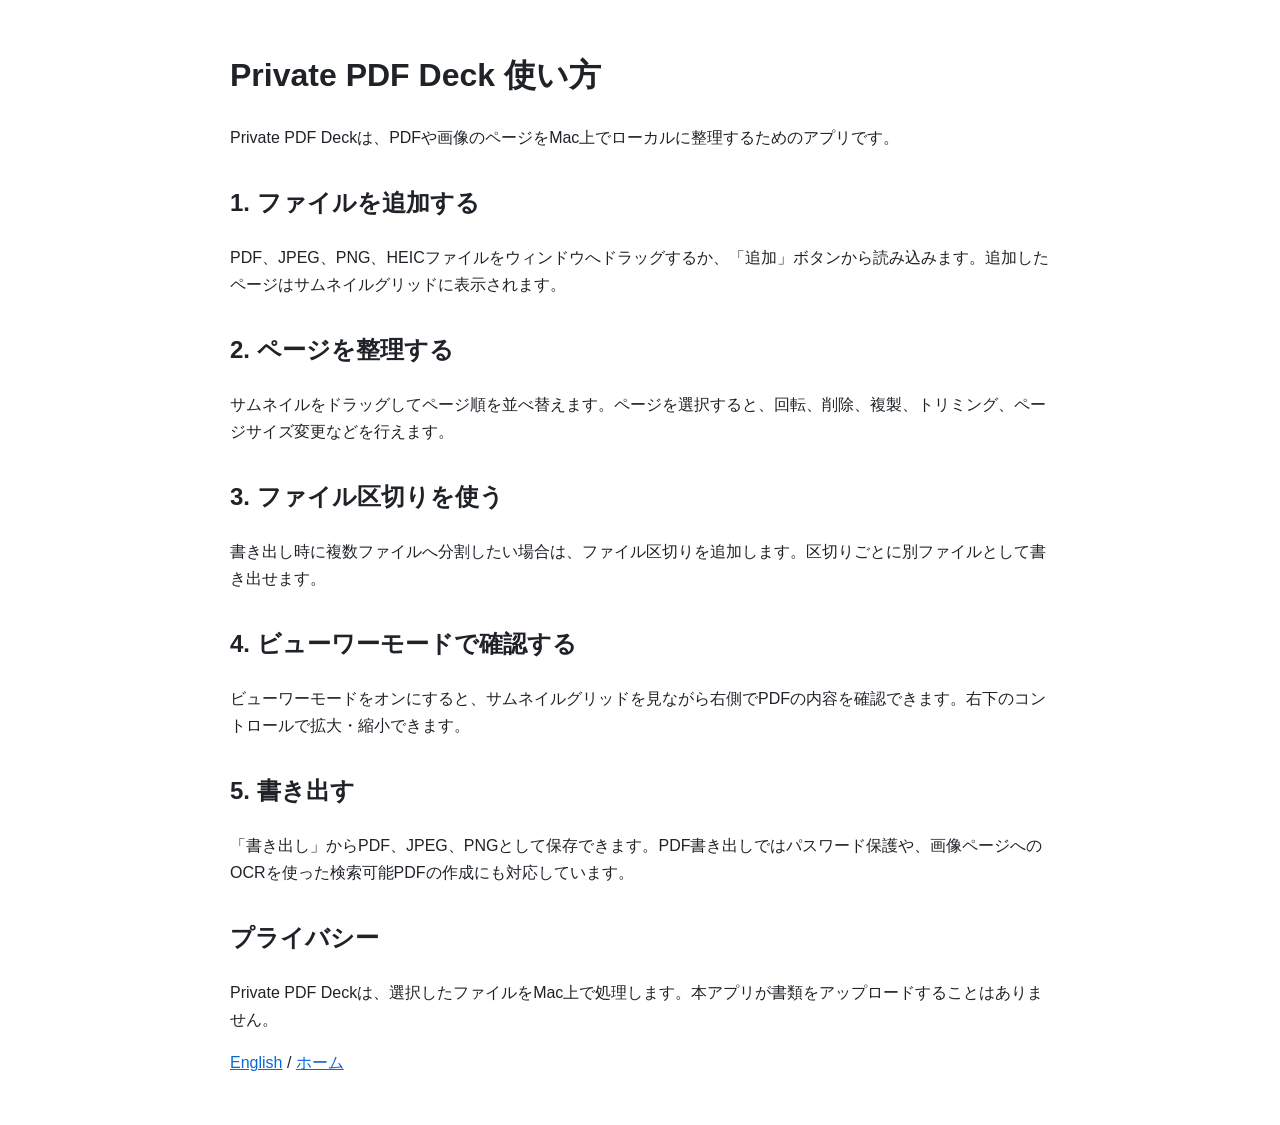
<file: guide-ja.html>
<!doctype html>
<html lang="ja">
<head>
  <meta charset="utf-8">
  <meta name="viewport" content="width=device-width, initial-scale=1">
  <title>Private PDF Deck 使い方</title>
  <style>
    body { font-family: -apple-system, BlinkMacSystemFont, "Hiragino Sans", "Yu Gothic", sans-serif; line-height: 1.7; max-width: 820px; margin: 48px auto; padding: 0 20px; color: #1f2328; }
    a { color: #0969da; }
    h2 { margin-top: 2rem; }
  </style>
</head>
<body>
  <h1>Private PDF Deck 使い方</h1>
  <p>Private PDF Deckは、PDFや画像のページをMac上でローカルに整理するためのアプリです。</p>

  <h2>1. ファイルを追加する</h2>
  <p>PDF、JPEG、PNG、HEICファイルをウィンドウへドラッグするか、「追加」ボタンから読み込みます。追加したページはサムネイルグリッドに表示されます。</p>

  <h2>2. ページを整理する</h2>
  <p>サムネイルをドラッグしてページ順を並べ替えます。ページを選択すると、回転、削除、複製、トリミング、ページサイズ変更などを行えます。</p>

  <h2>3. ファイル区切りを使う</h2>
  <p>書き出し時に複数ファイルへ分割したい場合は、ファイル区切りを追加します。区切りごとに別ファイルとして書き出せます。</p>

  <h2>4. ビューワーモードで確認する</h2>
  <p>ビューワーモードをオンにすると、サムネイルグリッドを見ながら右側でPDFの内容を確認できます。右下のコントロールで拡大・縮小できます。</p>

  <h2>5. 書き出す</h2>
  <p>「書き出し」からPDF、JPEG、PNGとして保存できます。PDF書き出しではパスワード保護や、画像ページへのOCRを使った検索可能PDFの作成にも対応しています。</p>

  <h2>プライバシー</h2>
  <p>Private PDF Deckは、選択したファイルをMac上で処理します。本アプリが書類をアップロードすることはありません。</p>

  <p><a href="guide.html">English</a> / <a href="index.html">ホーム</a></p>
</body>
</html>
</file>
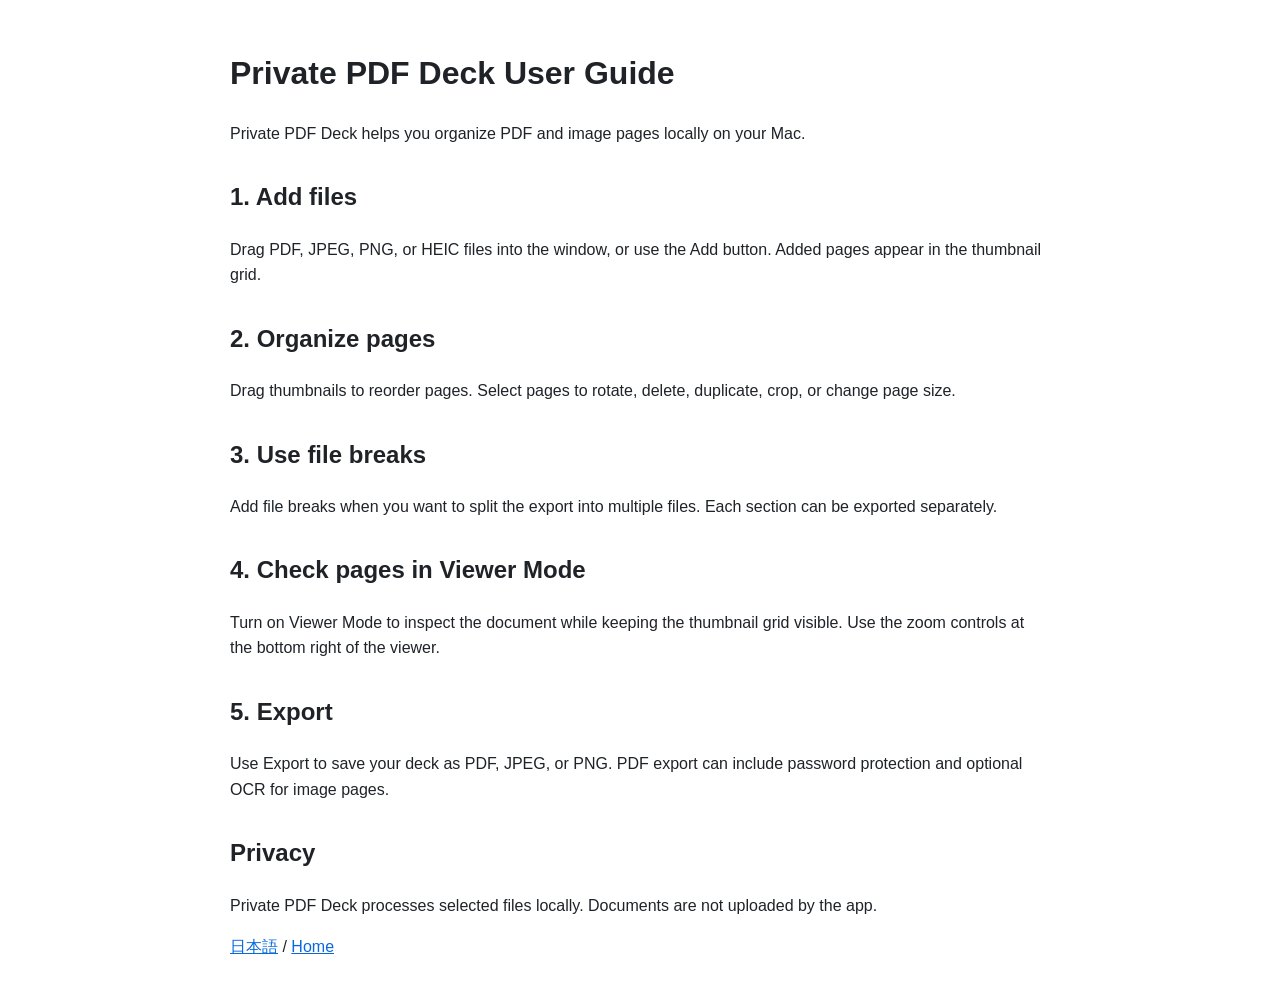
<file: guide.html>
<!doctype html>
<html lang="en">
<head>
  <meta charset="utf-8">
  <meta name="viewport" content="width=device-width, initial-scale=1">
  <title>Private PDF Deck User Guide</title>
  <style>
    body { font-family: -apple-system, BlinkMacSystemFont, "Segoe UI", sans-serif; line-height: 1.6; max-width: 820px; margin: 48px auto; padding: 0 20px; color: #1f2328; }
    a { color: #0969da; }
    h2 { margin-top: 2rem; }
  </style>
</head>
<body>
  <h1>Private PDF Deck User Guide</h1>
  <p>Private PDF Deck helps you organize PDF and image pages locally on your Mac.</p>

  <h2>1. Add files</h2>
  <p>Drag PDF, JPEG, PNG, or HEIC files into the window, or use the Add button. Added pages appear in the thumbnail grid.</p>

  <h2>2. Organize pages</h2>
  <p>Drag thumbnails to reorder pages. Select pages to rotate, delete, duplicate, crop, or change page size.</p>

  <h2>3. Use file breaks</h2>
  <p>Add file breaks when you want to split the export into multiple files. Each section can be exported separately.</p>

  <h2>4. Check pages in Viewer Mode</h2>
  <p>Turn on Viewer Mode to inspect the document while keeping the thumbnail grid visible. Use the zoom controls at the bottom right of the viewer.</p>

  <h2>5. Export</h2>
  <p>Use Export to save your deck as PDF, JPEG, or PNG. PDF export can include password protection and optional OCR for image pages.</p>

  <h2>Privacy</h2>
  <p>Private PDF Deck processes selected files locally. Documents are not uploaded by the app.</p>

  <p><a href="guide-ja.html">日本語</a> / <a href="index.html">Home</a></p>
</body>
</html>
</file>
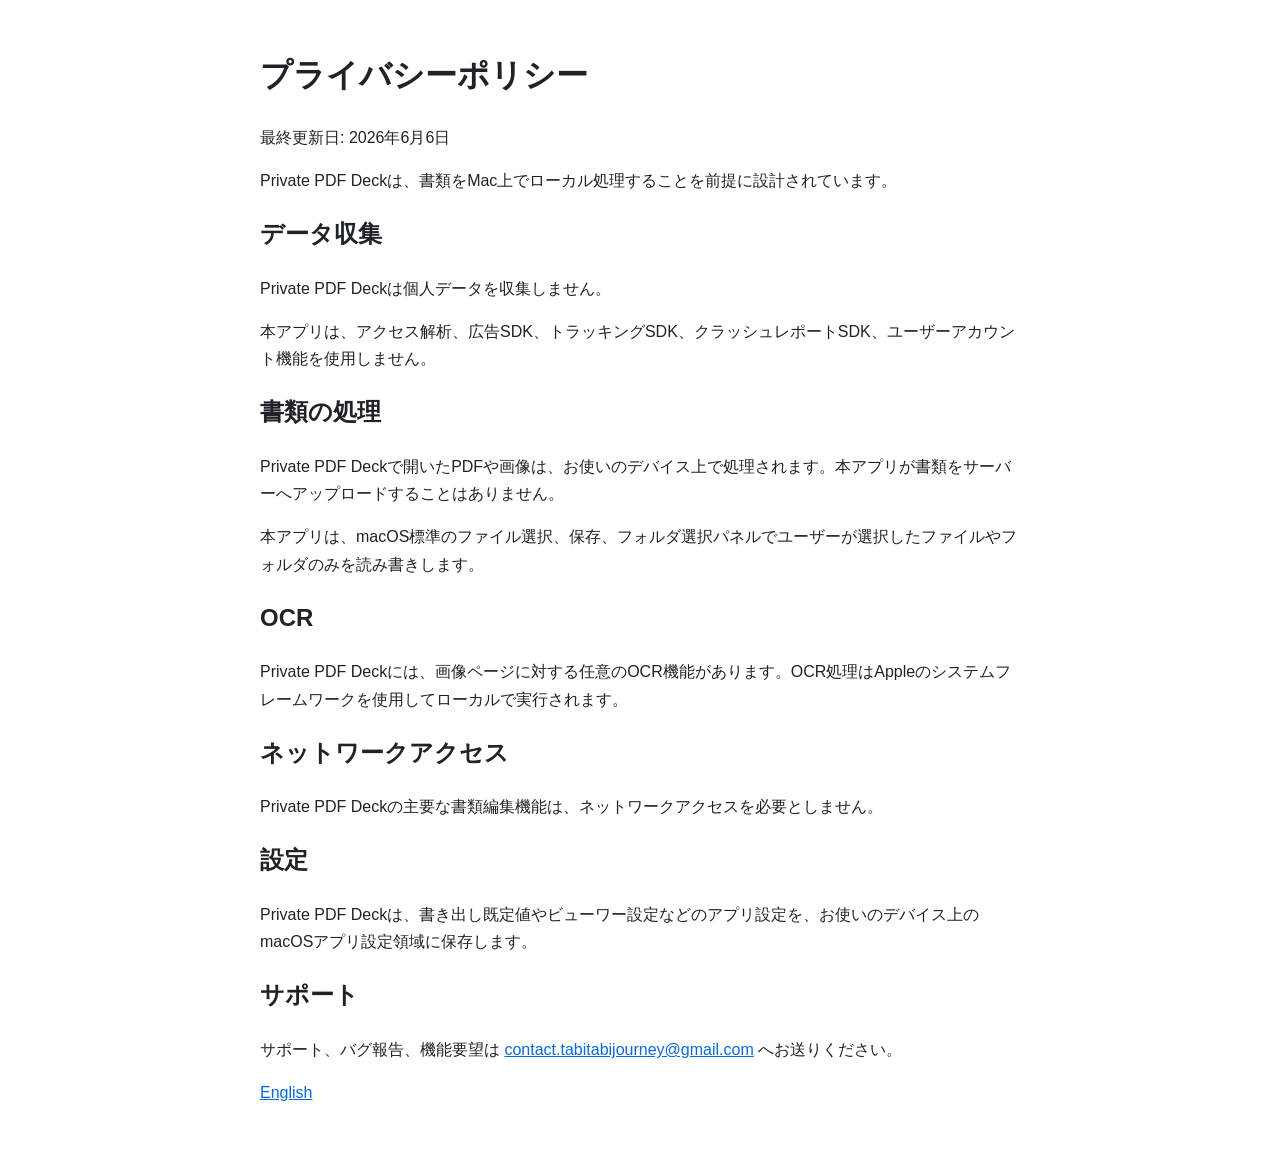
<file: privacy-ja.html>
<!doctype html>
<html lang="ja">
<head>
  <meta charset="utf-8">
  <meta name="viewport" content="width=device-width, initial-scale=1">
  <title>Private PDF Deck プライバシーポリシー</title>
  <style>
    body { font-family: -apple-system, BlinkMacSystemFont, "Hiragino Sans", "Yu Gothic", sans-serif; line-height: 1.7; max-width: 760px; margin: 48px auto; padding: 0 20px; color: #1f2328; }
    a { color: #0969da; }
  </style>
</head>
<body>
  <h1>プライバシーポリシー</h1>
  <p>最終更新日: 2026年6月6日</p>
  <p>Private PDF Deckは、書類をMac上でローカル処理することを前提に設計されています。</p>
  <h2>データ収集</h2>
  <p>Private PDF Deckは個人データを収集しません。</p>
  <p>本アプリは、アクセス解析、広告SDK、トラッキングSDK、クラッシュレポートSDK、ユーザーアカウント機能を使用しません。</p>
  <h2>書類の処理</h2>
  <p>Private PDF Deckで開いたPDFや画像は、お使いのデバイス上で処理されます。本アプリが書類をサーバーへアップロードすることはありません。</p>
  <p>本アプリは、macOS標準のファイル選択、保存、フォルダ選択パネルでユーザーが選択したファイルやフォルダのみを読み書きします。</p>
  <h2>OCR</h2>
  <p>Private PDF Deckには、画像ページに対する任意のOCR機能があります。OCR処理はAppleのシステムフレームワークを使用してローカルで実行されます。</p>
  <h2>ネットワークアクセス</h2>
  <p>Private PDF Deckの主要な書類編集機能は、ネットワークアクセスを必要としません。</p>
  <h2>設定</h2>
  <p>Private PDF Deckは、書き出し既定値やビューワー設定などのアプリ設定を、お使いのデバイス上のmacOSアプリ設定領域に保存します。</p>
  <h2>サポート</h2>
  <p>サポート、バグ報告、機能要望は <a href="mailto:contact.tabitabijourney@gmail.com">contact.tabitabijourney@gmail.com</a> へお送りください。</p>
  <p><a href="privacy.html">English</a></p>
</body>
</html>
</file>
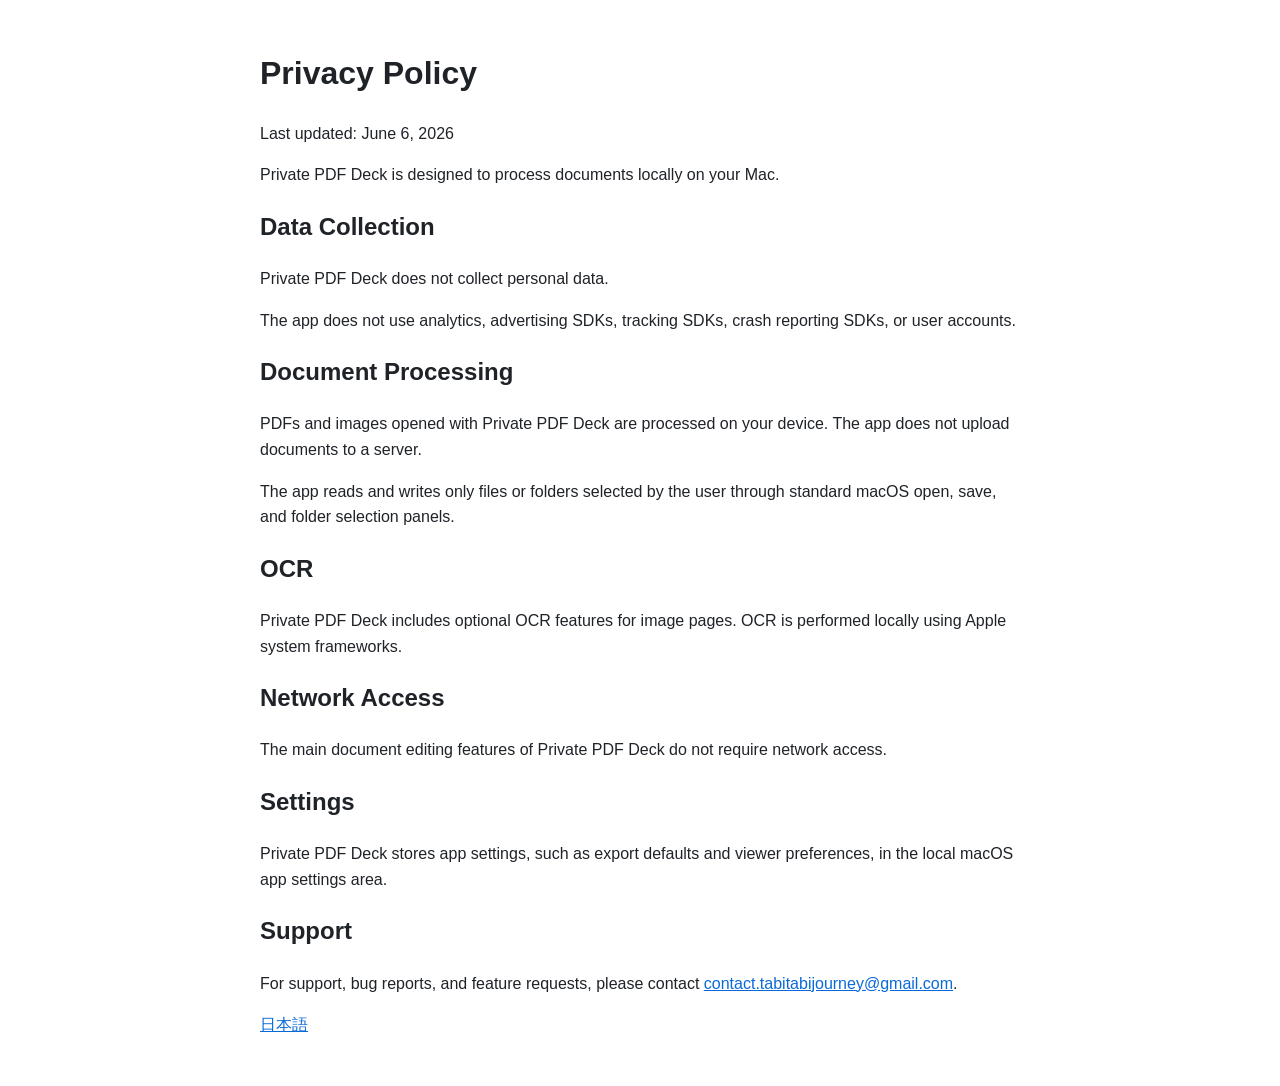
<file: privacy.html>
<!doctype html>
<html lang="en">
<head>
  <meta charset="utf-8">
  <meta name="viewport" content="width=device-width, initial-scale=1">
  <title>Private PDF Deck Privacy Policy</title>
  <style>
    body { font-family: -apple-system, BlinkMacSystemFont, "Segoe UI", sans-serif; line-height: 1.6; max-width: 760px; margin: 48px auto; padding: 0 20px; color: #1f2328; }
    a { color: #0969da; }
  </style>
</head>
<body>
  <h1>Privacy Policy</h1>
  <p>Last updated: June 6, 2026</p>
  <p>Private PDF Deck is designed to process documents locally on your Mac.</p>
  <h2>Data Collection</h2>
  <p>Private PDF Deck does not collect personal data.</p>
  <p>The app does not use analytics, advertising SDKs, tracking SDKs, crash reporting SDKs, or user accounts.</p>
  <h2>Document Processing</h2>
  <p>PDFs and images opened with Private PDF Deck are processed on your device. The app does not upload documents to a server.</p>
  <p>The app reads and writes only files or folders selected by the user through standard macOS open, save, and folder selection panels.</p>
  <h2>OCR</h2>
  <p>Private PDF Deck includes optional OCR features for image pages. OCR is performed locally using Apple system frameworks.</p>
  <h2>Network Access</h2>
  <p>The main document editing features of Private PDF Deck do not require network access.</p>
  <h2>Settings</h2>
  <p>Private PDF Deck stores app settings, such as export defaults and viewer preferences, in the local macOS app settings area.</p>
  <h2>Support</h2>
  <p>For support, bug reports, and feature requests, please contact <a href="mailto:contact.tabitabijourney@gmail.com">contact.tabitabijourney@gmail.com</a>.</p>
  <p><a href="privacy-ja.html">日本語</a></p>
</body>
</html>
</file>
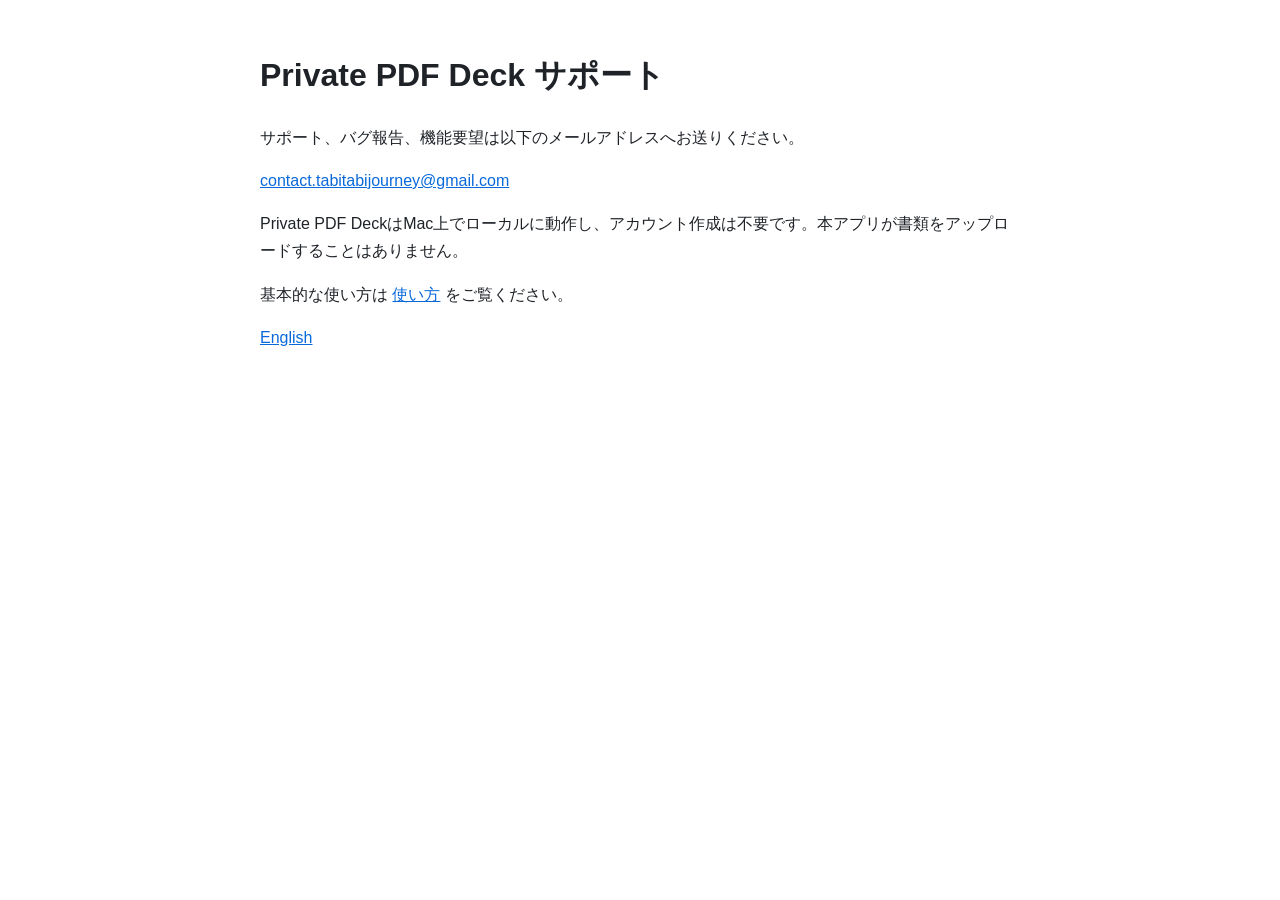
<file: support-ja.html>
<!doctype html>
<html lang="ja">
<head>
  <meta charset="utf-8">
  <meta name="viewport" content="width=device-width, initial-scale=1">
  <title>Private PDF Deck サポート</title>
  <style>
    body { font-family: -apple-system, BlinkMacSystemFont, "Hiragino Sans", "Yu Gothic", sans-serif; line-height: 1.7; max-width: 760px; margin: 48px auto; padding: 0 20px; color: #1f2328; }
    a { color: #0969da; }
  </style>
</head>
<body>
  <h1>Private PDF Deck サポート</h1>
  <p>サポート、バグ報告、機能要望は以下のメールアドレスへお送りください。</p>
  <p><a href="mailto:contact.tabitabijourney@gmail.com">contact.tabitabijourney@gmail.com</a></p>
  <p>Private PDF DeckはMac上でローカルに動作し、アカウント作成は不要です。本アプリが書類をアップロードすることはありません。</p>
  <p>基本的な使い方は <a href="guide-ja.html">使い方</a> をご覧ください。</p>
  <p><a href="support.html">English</a></p>
</body>
</html>
</file>
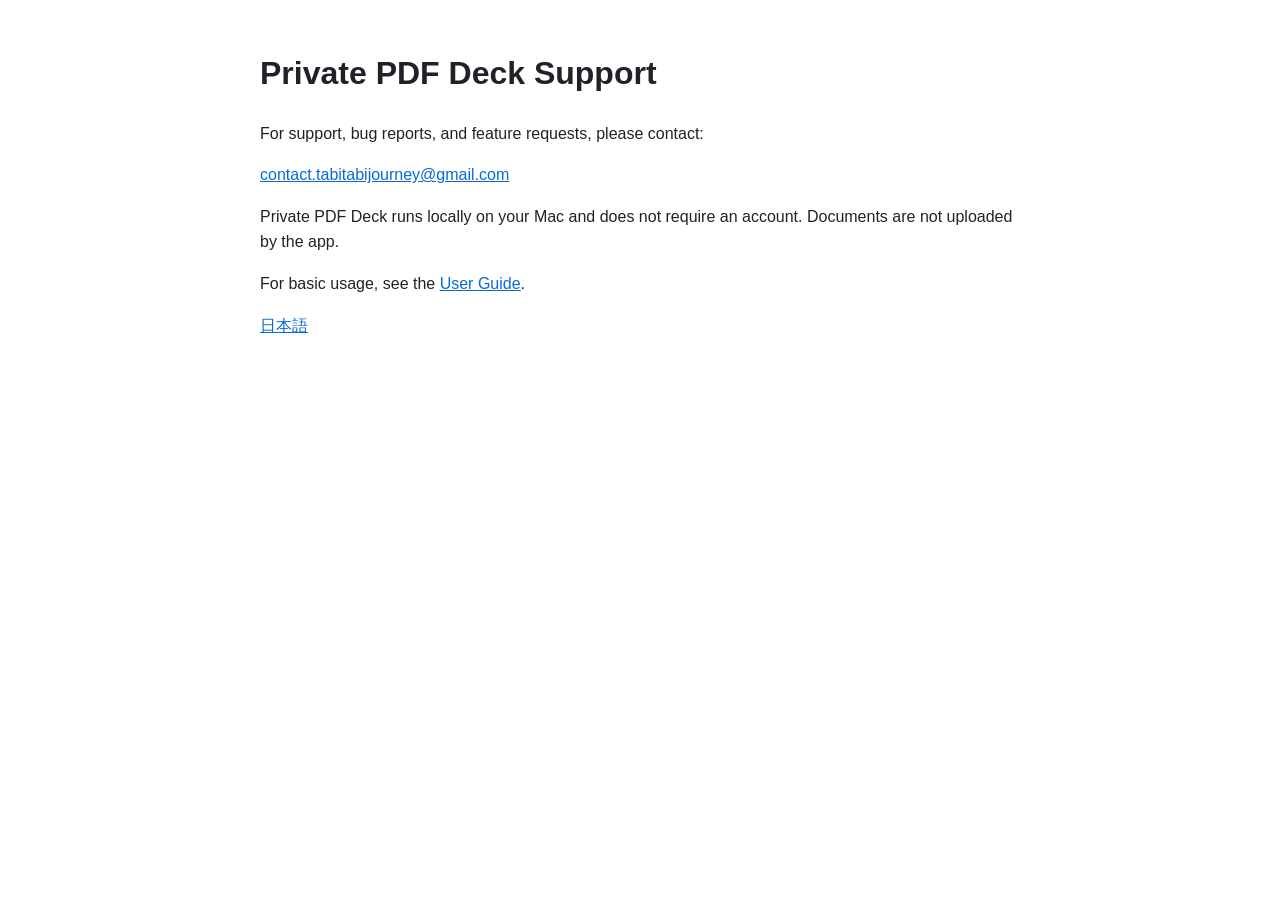
<file: support.html>
<!doctype html>
<html lang="en">
<head>
  <meta charset="utf-8">
  <meta name="viewport" content="width=device-width, initial-scale=1">
  <title>Private PDF Deck Support</title>
  <style>
    body { font-family: -apple-system, BlinkMacSystemFont, "Segoe UI", sans-serif; line-height: 1.6; max-width: 760px; margin: 48px auto; padding: 0 20px; color: #1f2328; }
    a { color: #0969da; }
  </style>
</head>
<body>
  <h1>Private PDF Deck Support</h1>
  <p>For support, bug reports, and feature requests, please contact:</p>
  <p><a href="mailto:contact.tabitabijourney@gmail.com">contact.tabitabijourney@gmail.com</a></p>
  <p>Private PDF Deck runs locally on your Mac and does not require an account. Documents are not uploaded by the app.</p>
  <p>For basic usage, see the <a href="guide.html">User Guide</a>.</p>
  <p><a href="support-ja.html">日本語</a></p>
</body>
</html>
</file>
